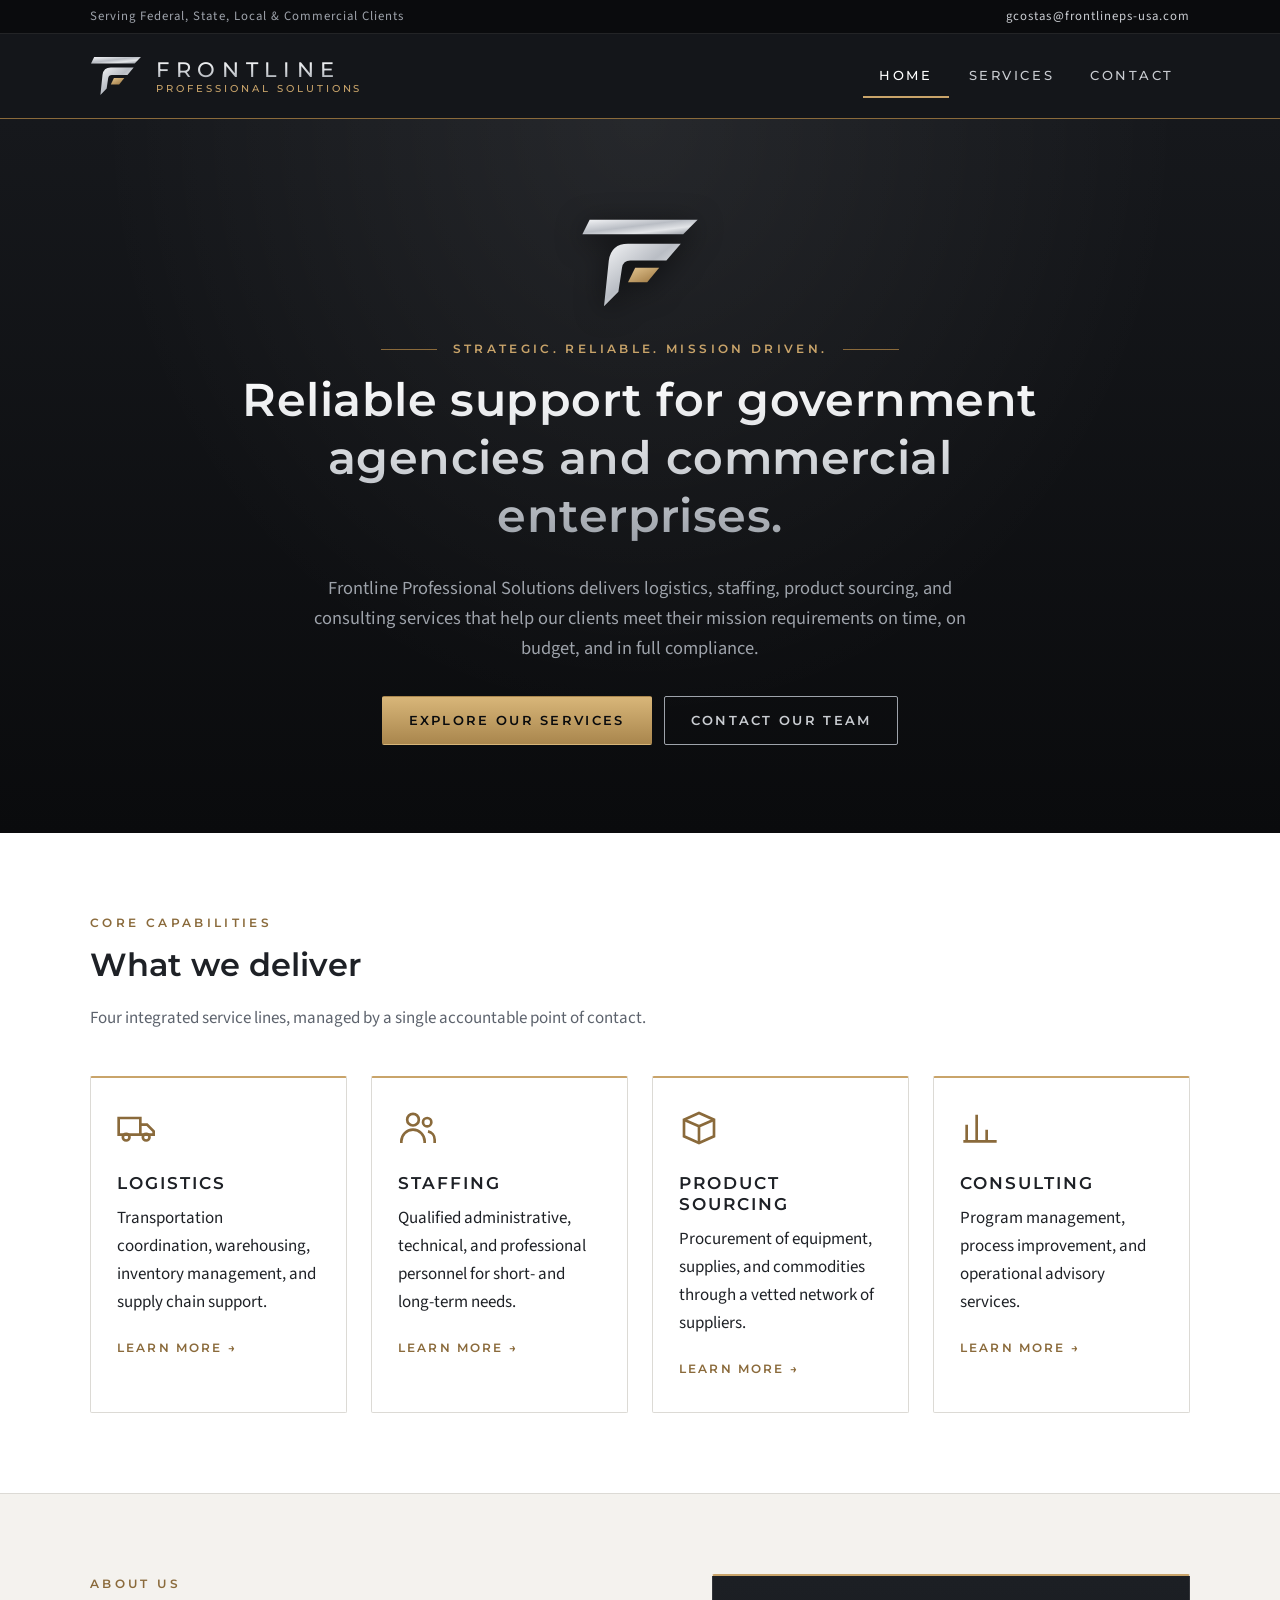
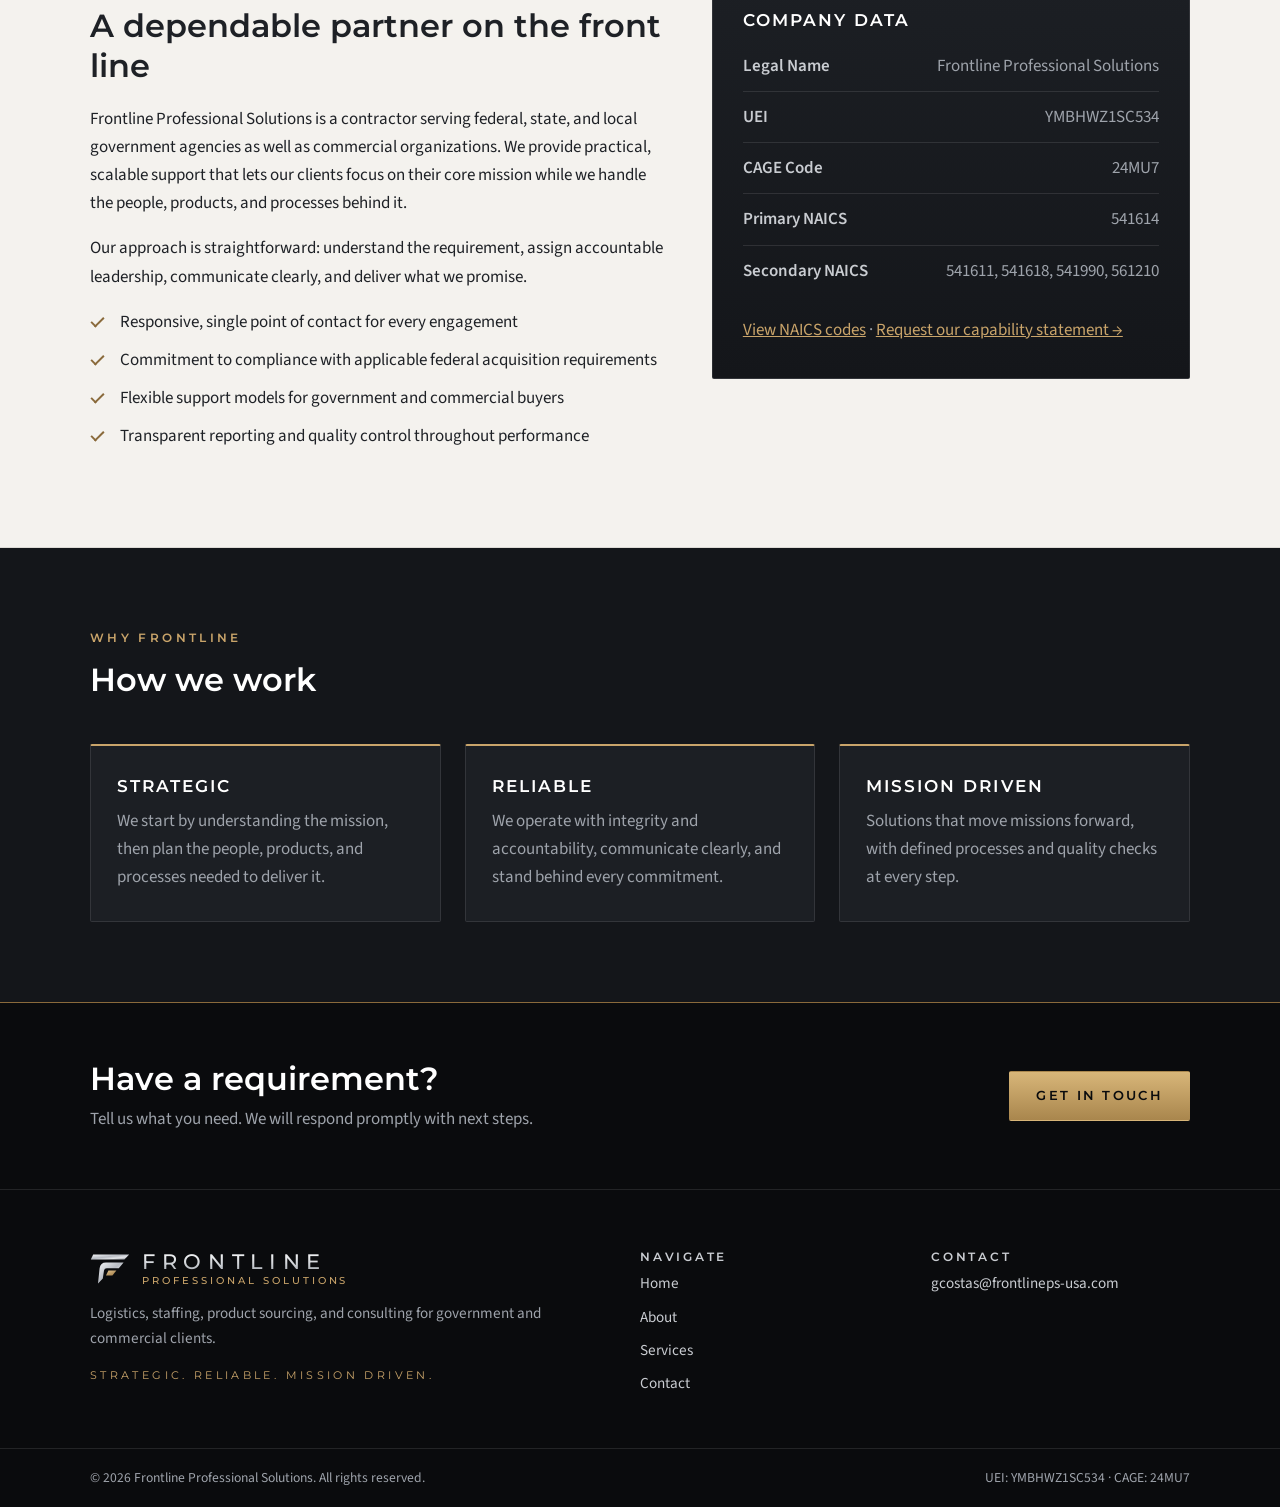
<file: index.html>
<!DOCTYPE html>
<html lang="en">
<head>
  <meta charset="utf-8">
  <meta name="viewport" content="width=device-width, initial-scale=1">
  <title>Frontline Professional Solutions | Government &amp; Commercial Contractor</title>
  <meta name="description" content="Frontline Professional Solutions is a government and commercial contractor providing logistics, staffing, product sourcing, and consulting services.">
  <link rel="preconnect" href="https://fonts.googleapis.com">
  <link rel="preconnect" href="https://fonts.gstatic.com" crossorigin>
  <link href="https://fonts.googleapis.com/css2?family=Montserrat:wght@500;600&family=Source+Sans+3:wght@400;600;700&display=swap" rel="stylesheet">
  <link rel="icon" href="images/logo-mark.svg" type="image/svg+xml">
  <link rel="stylesheet" href="css/styles.css">
</head>
<body>
  <a class="skip-link" href="#main">Skip to main content</a>

  <div class="topbar">
    <div class="container">
      <span>Serving Federal, State, Local &amp; Commercial Clients</span>
      <span class="hide-sm"><a href="mailto:gcostas@frontlineps-usa.com">gcostas@frontlineps-usa.com</a></span>
    </div>
  </div>

  <header class="site-header">
    <div class="container">
      <a class="brand" href="index.html" aria-label="Frontline Professional Solutions home">
        <img class="brand-logo" src="images/logo-mark.svg" alt="" width="52" height="42">
        <span class="brand-text">
          <span class="brand-name">FRONTLINE</span>
          <span class="brand-tag">Professional Solutions</span>
        </span>
      </a>
      <input type="checkbox" id="nav-toggle" class="nav-toggle" aria-label="Toggle navigation menu">
      <label for="nav-toggle" class="nav-toggle-label" aria-hidden="true"><span></span></label>
      <nav class="main-nav" aria-label="Main">
        <ul>
          <li><a href="index.html" aria-current="page">Home</a></li>
          <li><a href="services.html">Services</a></li>
          <li><a href="contact.html">Contact</a></li>
        </ul>
      </nav>
    </div>
  </header>

  <main id="main">
    <section class="hero">
      <div class="container">
        <img class="hero-logo" src="images/logo-mark.svg" alt="" width="120" height="96">
        <span class="eyebrow rule">Strategic. Reliable. Mission Driven.</span>
        <h1>Reliable support for government agencies and commercial enterprises.</h1>
        <p class="lead">Frontline Professional Solutions delivers logistics, staffing, product sourcing, and consulting services that help our clients meet their mission requirements on time, on budget, and in full compliance.</p>
        <div class="hero-actions">
          <a class="btn btn-primary" href="services.html">Explore Our Services</a>
          <a class="btn btn-outline" href="contact.html">Contact Our Team</a>
        </div>
      </div>
    </section>

    <section class="section" aria-labelledby="capabilities-heading">
      <div class="container">
        <div class="section-head">
          <span class="eyebrow">Core Capabilities</span>
          <h2 id="capabilities-heading">What we deliver</h2>
          <p>Four integrated service lines, managed by a single accountable point of contact.</p>
        </div>
        <div class="grid grid-4">
          <article class="card">
            <svg class="icon" viewBox="0 0 24 24" fill="none" stroke="currentColor" stroke-width="1.6" aria-hidden="true"><path d="M1 6h13v10H1zM14 10h4l4 4v2h-8z"/><circle cx="5.5" cy="17.5" r="2"/><circle cx="17.5" cy="17.5" r="2"/></svg>
            <h3>Logistics</h3>
            <p>Transportation coordination, warehousing, inventory management, and supply chain support.</p>
            <a class="card-link" href="services.html#logistics">Learn more &rarr;</a>
          </article>
          <article class="card">
            <svg class="icon" viewBox="0 0 24 24" fill="none" stroke="currentColor" stroke-width="1.6" aria-hidden="true"><circle cx="9" cy="7" r="3.5"/><path d="M2 21v-1a7 7 0 0 1 14 0v1"/><circle cx="17.5" cy="8.5" r="2.5"/><path d="M18 14a5 5 0 0 1 4 5v2"/></svg>
            <h3>Staffing</h3>
            <p>Qualified administrative, technical, and professional personnel for short- and long-term needs.</p>
            <a class="card-link" href="services.html#staffing">Learn more &rarr;</a>
          </article>
          <article class="card">
            <svg class="icon" viewBox="0 0 24 24" fill="none" stroke="currentColor" stroke-width="1.6" aria-hidden="true"><path d="M3 7l9-4 9 4v10l-9 4-9-4z"/><path d="M3 7l9 4 9-4M12 11v10"/></svg>
            <h3>Product Sourcing</h3>
            <p>Procurement of equipment, supplies, and commodities through a vetted network of suppliers.</p>
            <a class="card-link" href="services.html#sourcing">Learn more &rarr;</a>
          </article>
          <article class="card">
            <svg class="icon" viewBox="0 0 24 24" fill="none" stroke="currentColor" stroke-width="1.6" aria-hidden="true"><path d="M4 20V10M10 20V4M16 20v-7M22 20H2"/></svg>
            <h3>Consulting</h3>
            <p>Program management, process improvement, and operational advisory services.</p>
            <a class="card-link" href="services.html#consulting">Learn more &rarr;</a>
          </article>
        </div>
      </div>
    </section>

    <section class="section section-alt" id="about" aria-labelledby="about-heading">
      <div class="container split">
        <div>
          <span class="eyebrow">About Us</span>
          <h2 id="about-heading">A dependable partner on the front line</h2>
          <p>Frontline Professional Solutions is a contractor serving federal, state, and local government agencies as well as commercial organizations. We provide practical, scalable support that lets our clients focus on their core mission while we handle the people, products, and processes behind it.</p>
          <p>Our approach is straightforward: understand the requirement, assign accountable leadership, communicate clearly, and deliver what we promise.</p>
          <ul class="checklist">
            <li>Responsive, single point of contact for every engagement</li>
            <li>Commitment to compliance with applicable federal acquisition requirements</li>
            <li>Flexible support models for government and commercial buyers</li>
            <li>Transparent reporting and quality control throughout performance</li>
          </ul>
        </div>
        <aside class="info-panel" aria-labelledby="company-data-heading">
          <h3 id="company-data-heading">Company Data</h3>
          <dl class="data-list">
            <div><dt>Legal Name</dt><dd>Frontline Professional Solutions</dd></div>
            <div><dt>UEI</dt><dd>YMBHWZ1SC534</dd></div>
            <div><dt>CAGE Code</dt><dd>24MU7</dd></div>
            <div><dt>Primary NAICS</dt><dd>541614</dd></div>
            <div><dt>Secondary NAICS</dt><dd>541611, 541618, 541990, 561210</dd></div>
          </dl>
          <p style="margin-top:20px;margin-bottom:0;"><a href="services.html#naics">View NAICS codes</a> &middot; <a href="contact.html">Request our capability statement &rarr;</a></p>
        </aside>
      </div>
    </section>

    <section class="section section-dark" aria-labelledby="values-heading">
      <div class="container">
        <div class="section-head">
          <span class="eyebrow">Why Frontline</span>
          <h2 id="values-heading">How we work</h2>
        </div>
        <div class="grid grid-3">
          <div class="card">
            <h3>Strategic</h3>
            <p>We start by understanding the mission, then plan the people, products, and processes needed to deliver it.</p>
          </div>
          <div class="card">
            <h3>Reliable</h3>
            <p>We operate with integrity and accountability, communicate clearly, and stand behind every commitment.</p>
          </div>
          <div class="card">
            <h3>Mission Driven</h3>
            <p>Solutions that move missions forward, with defined processes and quality checks at every step.</p>
          </div>
        </div>
      </div>
    </section>

    <section class="cta">
      <div class="container">
        <div>
          <h2>Have a requirement?</h2>
          <p>Tell us what you need. We will respond promptly with next steps.</p>
        </div>
        <a class="btn btn-primary" href="contact.html">Get in Touch</a>
      </div>
    </section>
  </main>

  <footer class="site-footer">
    <div class="container footer-grid">
      <div>
        <div class="footer-brand">
          <img src="images/logo-mark.svg" alt="" width="40" height="32">
          <span class="brand-text">
            <span class="brand-name">FRONTLINE</span>
            <span class="brand-tag">Professional Solutions</span>
          </span>
        </div>
        <p>Logistics, staffing, product sourcing, and consulting for government and commercial clients.</p>
        <p class="footer-tagline">Strategic. Reliable. Mission Driven.</p>
      </div>
      <div>
        <h3>Navigate</h3>
        <ul>
          <li><a href="index.html">Home</a></li>
          <li><a href="index.html#about">About</a></li>
          <li><a href="services.html">Services</a></li>
          <li><a href="contact.html">Contact</a></li>
        </ul>
      </div>
      <div>
        <h3>Contact</h3>
        <ul>
          <li><a href="mailto:gcostas@frontlineps-usa.com">gcostas@frontlineps-usa.com</a></li>
        </ul>
      </div>
    </div>
    <div class="footer-bottom">
      <div class="container">
        <span>&copy; 2026 Frontline Professional Solutions. All rights reserved.</span>
        <span>UEI: YMBHWZ1SC534 &middot; CAGE: 24MU7</span>
      </div>
    </div>
  </footer>
</body>
</html>
</file>
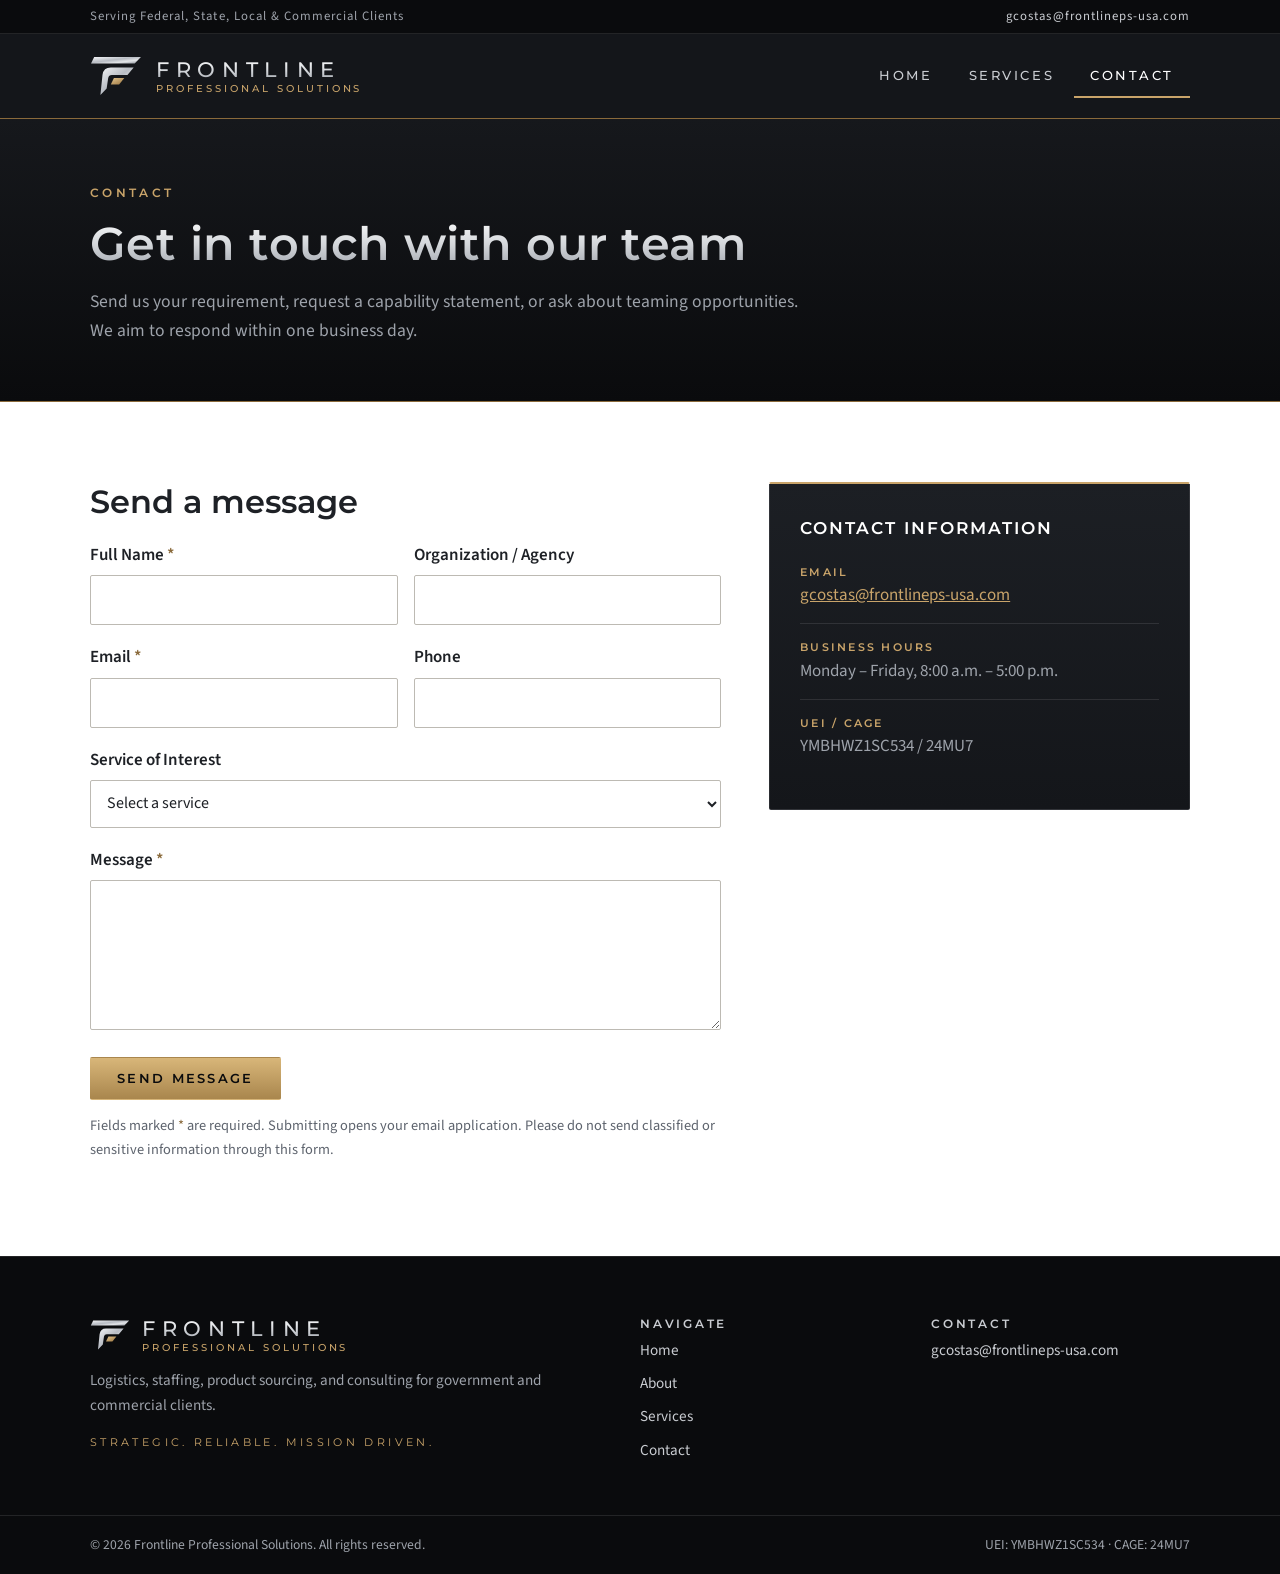
<file: contact.html>
<!DOCTYPE html>
<html lang="en">
<head>
  <meta charset="utf-8">
  <meta name="viewport" content="width=device-width, initial-scale=1">
  <title>Contact | Frontline Professional Solutions</title>
  <meta name="description" content="Contact Frontline Professional Solutions to discuss a requirement, request a capability statement, or explore teaming.">
  <link rel="preconnect" href="https://fonts.googleapis.com">
  <link rel="preconnect" href="https://fonts.gstatic.com" crossorigin>
  <link href="https://fonts.googleapis.com/css2?family=Montserrat:wght@500;600&family=Source+Sans+3:wght@400;600;700&display=swap" rel="stylesheet">
  <link rel="icon" href="images/logo-mark.svg" type="image/svg+xml">
  <link rel="stylesheet" href="css/styles.css">
</head>
<body>
  <a class="skip-link" href="#main">Skip to main content</a>

  <div class="topbar">
    <div class="container">
      <span>Serving Federal, State, Local &amp; Commercial Clients</span>
      <span class="hide-sm"><a href="mailto:gcostas@frontlineps-usa.com">gcostas@frontlineps-usa.com</a></span>
    </div>
  </div>

  <header class="site-header">
    <div class="container">
      <a class="brand" href="index.html" aria-label="Frontline Professional Solutions home">
        <img class="brand-logo" src="images/logo-mark.svg" alt="" width="52" height="42">
        <span class="brand-text">
          <span class="brand-name">FRONTLINE</span>
          <span class="brand-tag">Professional Solutions</span>
        </span>
      </a>
      <input type="checkbox" id="nav-toggle" class="nav-toggle" aria-label="Toggle navigation menu">
      <label for="nav-toggle" class="nav-toggle-label" aria-hidden="true"><span></span></label>
      <nav class="main-nav" aria-label="Main">
        <ul>
          <li><a href="index.html">Home</a></li>
          <li><a href="services.html">Services</a></li>
          <li><a href="contact.html" aria-current="page">Contact</a></li>
        </ul>
      </nav>
    </div>
  </header>

  <main id="main">
    <section class="page-hero">
      <div class="container">
        <span class="eyebrow">Contact</span>
        <h1>Get in touch with our team</h1>
        <p>Send us your requirement, request a capability statement, or ask about teaming opportunities. We aim to respond within one business day.</p>
      </div>
    </section>

    <section class="section">
      <div class="container contact-grid">
        <div>
          <h2>Send a message</h2>
          <form action="mailto:gcostas@frontlineps-usa.com" method="post" enctype="text/plain">
            <div class="form-row">
              <div class="field">
                <label for="name">Full Name <span class="req" aria-hidden="true">*</span></label>
                <input type="text" id="name" name="name" autocomplete="name" required>
              </div>
              <div class="field">
                <label for="organization">Organization / Agency</label>
                <input type="text" id="organization" name="organization" autocomplete="organization">
              </div>
            </div>
            <div class="form-row">
              <div class="field">
                <label for="email">Email <span class="req" aria-hidden="true">*</span></label>
                <input type="email" id="email" name="email" autocomplete="email" required>
              </div>
              <div class="field">
                <label for="phone">Phone</label>
                <input type="tel" id="phone" name="phone" autocomplete="tel">
              </div>
            </div>
            <div class="field">
              <label for="service">Service of Interest</label>
              <select id="service" name="service">
                <option value="">Select a service</option>
                <option>Logistics</option>
                <option>Staffing</option>
                <option>Product Sourcing</option>
                <option>Consulting</option>
                <option>Teaming / Subcontracting</option>
                <option>Other</option>
              </select>
            </div>
            <div class="field">
              <label for="message">Message <span class="req" aria-hidden="true">*</span></label>
              <textarea id="message" name="message" required></textarea>
            </div>
            <button type="submit" class="btn btn-primary">Send Message</button>
            <p class="form-note" style="margin-top:14px;">Fields marked <span class="req">*</span> are required. Submitting opens your email application. Please do not send classified or sensitive information through this form.</p>
          </form>
        </div>

        <aside class="info-panel" aria-labelledby="contact-info-heading">
          <h3 id="contact-info-heading">Contact Information</h3>
          <ul class="contact-list">
            <li><strong>Email</strong><a href="mailto:gcostas@frontlineps-usa.com">gcostas@frontlineps-usa.com</a></li>
            <li><strong>Business Hours</strong>Monday &ndash; Friday, 8:00 a.m. &ndash; 5:00 p.m.</li>
            <li><strong>UEI / CAGE</strong>YMBHWZ1SC534 / 24MU7</li>
          </ul>
        </aside>
      </div>
    </section>
  </main>

  <footer class="site-footer">
    <div class="container footer-grid">
      <div>
        <div class="footer-brand">
          <img src="images/logo-mark.svg" alt="" width="40" height="32">
          <span class="brand-text">
            <span class="brand-name">FRONTLINE</span>
            <span class="brand-tag">Professional Solutions</span>
          </span>
        </div>
        <p>Logistics, staffing, product sourcing, and consulting for government and commercial clients.</p>
        <p class="footer-tagline">Strategic. Reliable. Mission Driven.</p>
      </div>
      <div>
        <h3>Navigate</h3>
        <ul>
          <li><a href="index.html">Home</a></li>
          <li><a href="index.html#about">About</a></li>
          <li><a href="services.html">Services</a></li>
          <li><a href="contact.html">Contact</a></li>
        </ul>
      </div>
      <div>
        <h3>Contact</h3>
        <ul>
          <li><a href="mailto:gcostas@frontlineps-usa.com">gcostas@frontlineps-usa.com</a></li>
        </ul>
      </div>
    </div>
    <div class="footer-bottom">
      <div class="container">
        <span>&copy; 2026 Frontline Professional Solutions. All rights reserved.</span>
        <span>UEI: YMBHWZ1SC534 &middot; CAGE: 24MU7</span>
      </div>
    </div>
  </footer>
</body>
</html>
</file>
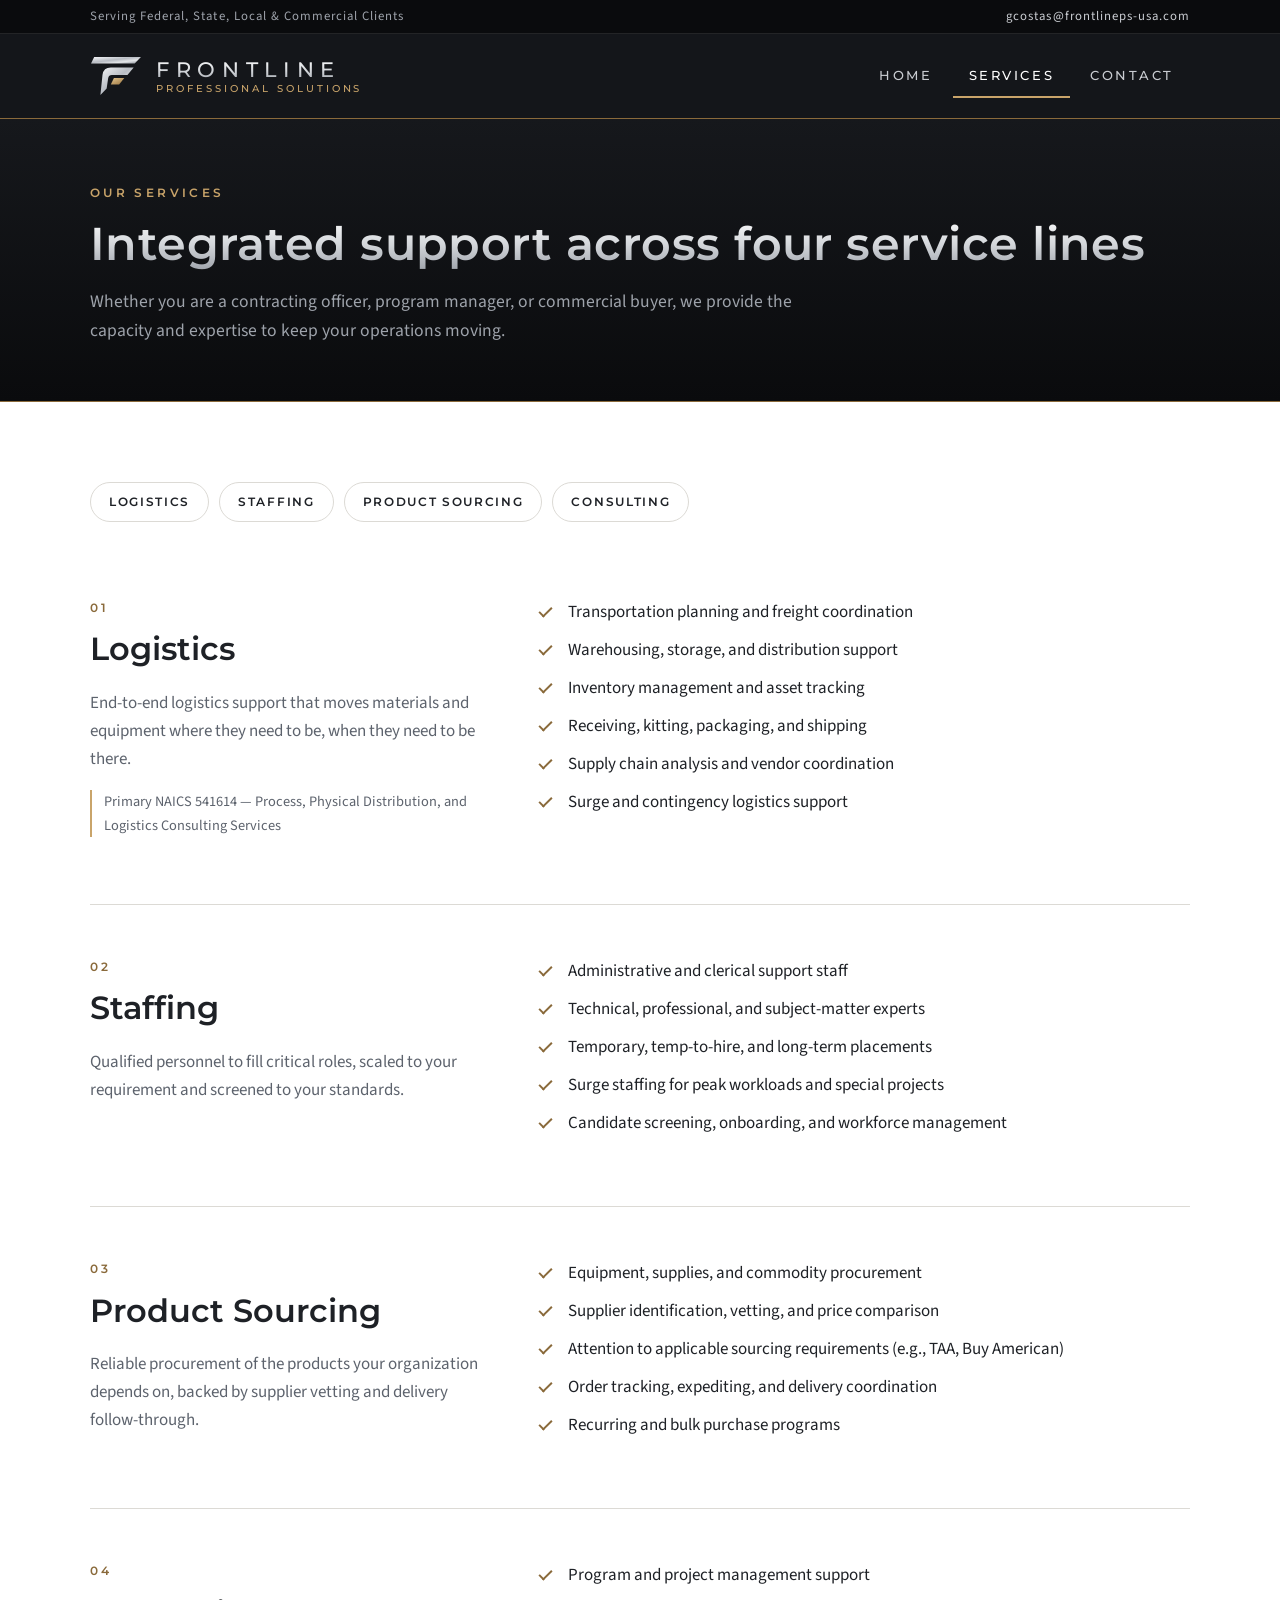
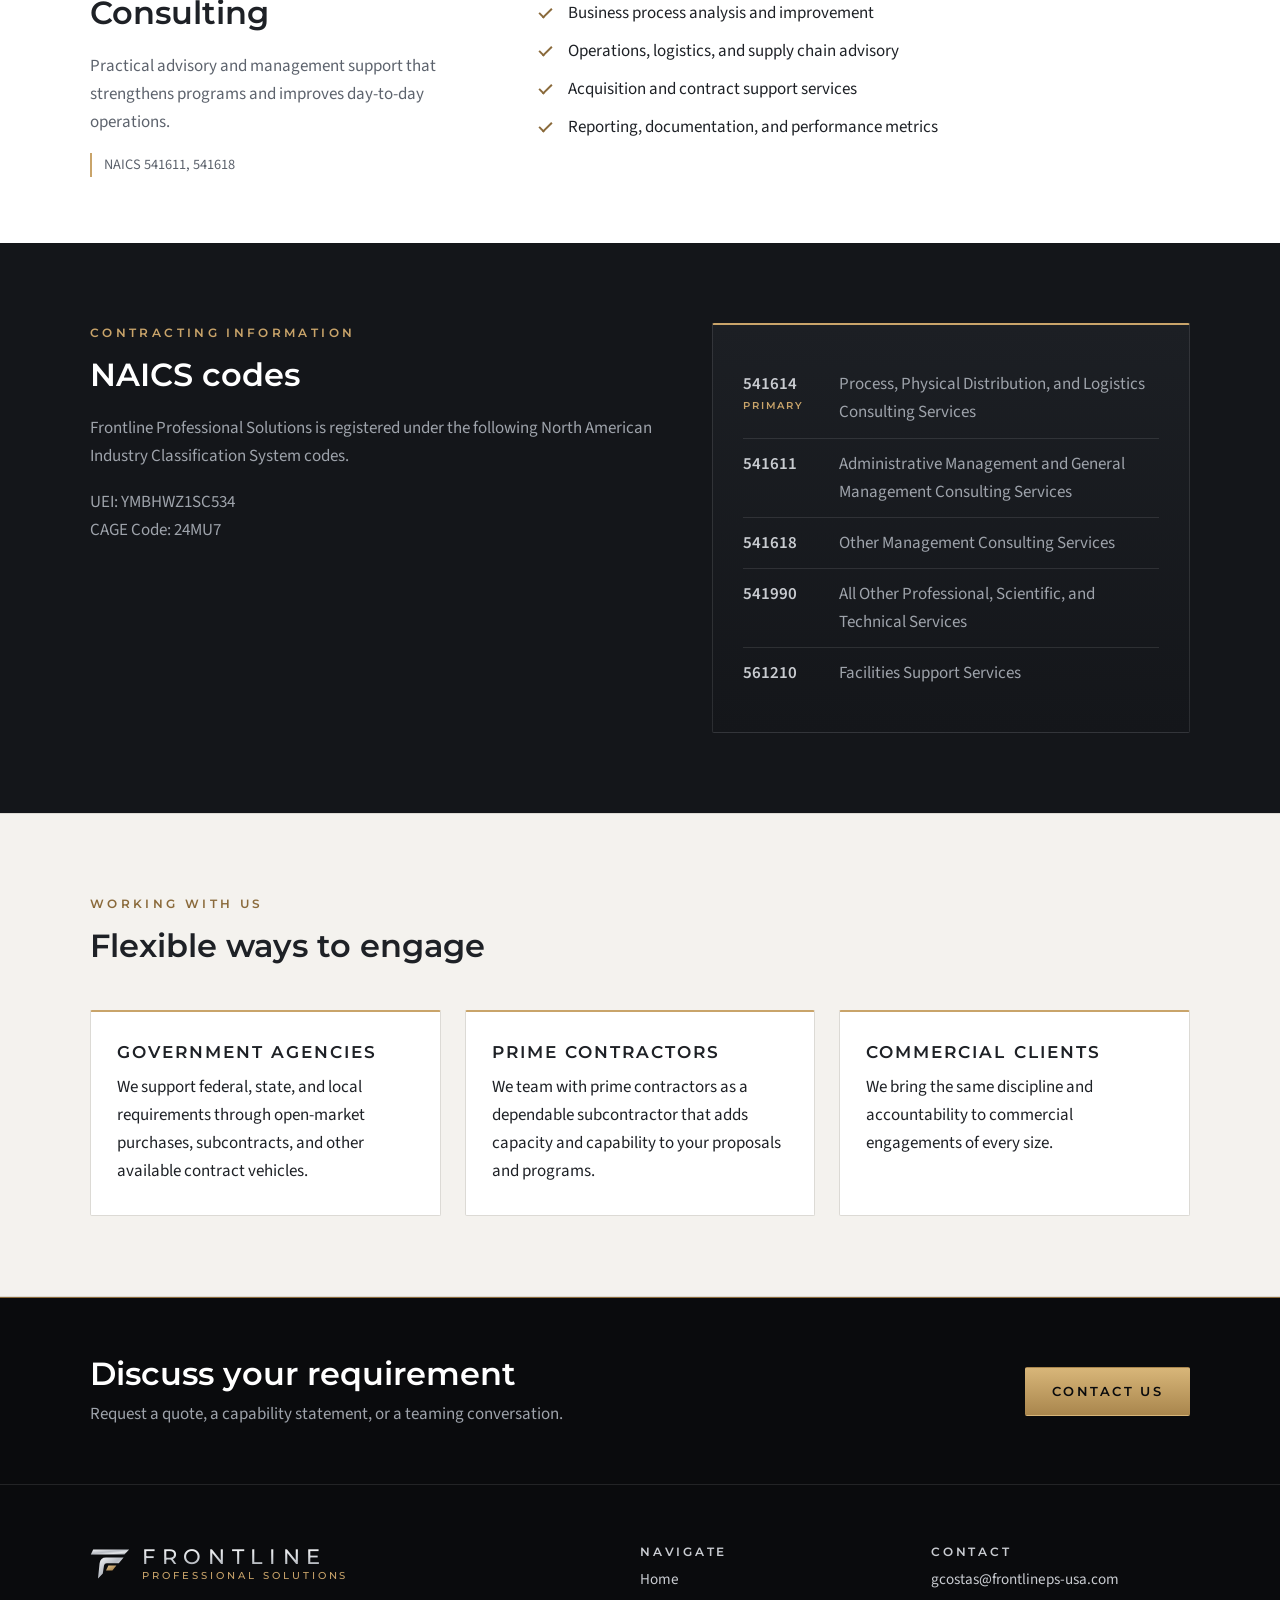
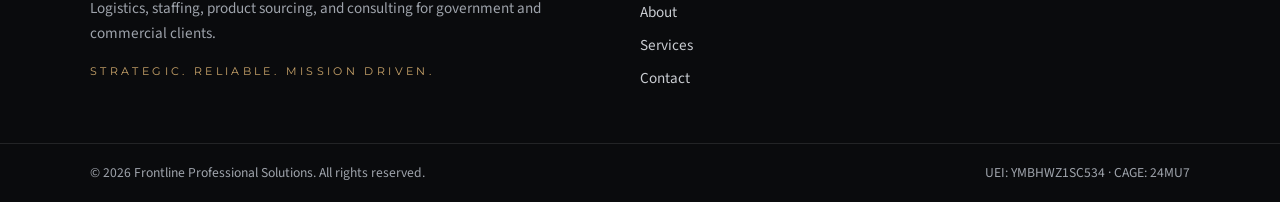
<file: services.html>
<!DOCTYPE html>
<html lang="en">
<head>
  <meta charset="utf-8">
  <meta name="viewport" content="width=device-width, initial-scale=1">
  <title>Services | Frontline Professional Solutions</title>
  <meta name="description" content="Logistics, staffing, product sourcing, and consulting services for government and commercial clients.">
  <link rel="preconnect" href="https://fonts.googleapis.com">
  <link rel="preconnect" href="https://fonts.gstatic.com" crossorigin>
  <link href="https://fonts.googleapis.com/css2?family=Montserrat:wght@500;600&family=Source+Sans+3:wght@400;600;700&display=swap" rel="stylesheet">
  <link rel="icon" href="images/logo-mark.svg" type="image/svg+xml">
  <link rel="stylesheet" href="css/styles.css">
</head>
<body>
  <a class="skip-link" href="#main">Skip to main content</a>

  <div class="topbar">
    <div class="container">
      <span>Serving Federal, State, Local &amp; Commercial Clients</span>
      <span class="hide-sm"><a href="mailto:gcostas@frontlineps-usa.com">gcostas@frontlineps-usa.com</a></span>
    </div>
  </div>

  <header class="site-header">
    <div class="container">
      <a class="brand" href="index.html" aria-label="Frontline Professional Solutions home">
        <img class="brand-logo" src="images/logo-mark.svg" alt="" width="52" height="42">
        <span class="brand-text">
          <span class="brand-name">FRONTLINE</span>
          <span class="brand-tag">Professional Solutions</span>
        </span>
      </a>
      <input type="checkbox" id="nav-toggle" class="nav-toggle" aria-label="Toggle navigation menu">
      <label for="nav-toggle" class="nav-toggle-label" aria-hidden="true"><span></span></label>
      <nav class="main-nav" aria-label="Main">
        <ul>
          <li><a href="index.html">Home</a></li>
          <li><a href="services.html" aria-current="page">Services</a></li>
          <li><a href="contact.html">Contact</a></li>
        </ul>
      </nav>
    </div>
  </header>

  <main id="main">
    <section class="page-hero">
      <div class="container">
        <span class="eyebrow">Our Services</span>
        <h1>Integrated support across four service lines</h1>
        <p>Whether you are a contracting officer, program manager, or commercial buyer, we provide the capacity and expertise to keep your operations moving.</p>
      </div>
    </section>

    <section class="section" style="padding-bottom:24px;">
      <div class="container">
        <ul class="subnav" aria-label="Jump to service">
          <li><a href="#logistics">Logistics</a></li>
          <li><a href="#staffing">Staffing</a></li>
          <li><a href="#sourcing">Product Sourcing</a></li>
          <li><a href="#consulting">Consulting</a></li>
        </ul>
      </div>
    </section>

    <div class="container">
      <section class="service" id="logistics" aria-labelledby="logistics-heading">
        <div class="service-intro">
          <span class="eyebrow">01</span>
          <h2 id="logistics-heading">Logistics</h2>
          <p>End-to-end logistics support that moves materials and equipment where they need to be, when they need to be there.</p>
          <p class="naics">Primary NAICS 541614 &mdash; Process, Physical Distribution, and Logistics Consulting Services</p>
        </div>
        <div>
          <ul class="checklist">
            <li>Transportation planning and freight coordination</li>
            <li>Warehousing, storage, and distribution support</li>
            <li>Inventory management and asset tracking</li>
            <li>Receiving, kitting, packaging, and shipping</li>
            <li>Supply chain analysis and vendor coordination</li>
            <li>Surge and contingency logistics support</li>
          </ul>
        </div>
      </section>

      <section class="service" id="staffing" aria-labelledby="staffing-heading">
        <div class="service-intro">
          <span class="eyebrow">02</span>
          <h2 id="staffing-heading">Staffing</h2>
          <p>Qualified personnel to fill critical roles, scaled to your requirement and screened to your standards.</p>
        </div>
        <div>
          <ul class="checklist">
            <li>Administrative and clerical support staff</li>
            <li>Technical, professional, and subject-matter experts</li>
            <li>Temporary, temp-to-hire, and long-term placements</li>
            <li>Surge staffing for peak workloads and special projects</li>
            <li>Candidate screening, onboarding, and workforce management</li>
          </ul>
        </div>
      </section>

      <section class="service" id="sourcing" aria-labelledby="sourcing-heading">
        <div class="service-intro">
          <span class="eyebrow">03</span>
          <h2 id="sourcing-heading">Product Sourcing</h2>
          <p>Reliable procurement of the products your organization depends on, backed by supplier vetting and delivery follow-through.</p>
        </div>
        <div>
          <ul class="checklist">
            <li>Equipment, supplies, and commodity procurement</li>
            <li>Supplier identification, vetting, and price comparison</li>
            <li>Attention to applicable sourcing requirements (e.g., TAA, Buy American)</li>
            <li>Order tracking, expediting, and delivery coordination</li>
            <li>Recurring and bulk purchase programs</li>
          </ul>
        </div>
      </section>

      <section class="service" id="consulting" aria-labelledby="consulting-heading">
        <div class="service-intro">
          <span class="eyebrow">04</span>
          <h2 id="consulting-heading">Consulting</h2>
          <p>Practical advisory and management support that strengthens programs and improves day-to-day operations.</p>
          <p class="naics">NAICS 541611, 541618</p>
        </div>
        <div>
          <ul class="checklist">
            <li>Program and project management support</li>
            <li>Business process analysis and improvement</li>
            <li>Operations, logistics, and supply chain advisory</li>
            <li>Acquisition and contract support services</li>
            <li>Reporting, documentation, and performance metrics</li>
          </ul>
        </div>
      </section>
    </div>

    <section class="section section-dark" id="naics" aria-labelledby="naics-heading">
      <div class="container split">
        <div>
          <span class="eyebrow">Contracting Information</span>
          <h2 id="naics-heading">NAICS codes</h2>
          <p>Frontline Professional Solutions is registered under the following North American Industry Classification System codes.</p>
          <p>UEI: YMBHWZ1SC534<br>CAGE Code: 24MU7</p>
        </div>
        <div class="info-panel">
          <dl class="data-list naics-list">
            <div><dt>541614 <span class="naics-tag">Primary</span></dt><dd>Process, Physical Distribution, and Logistics Consulting Services</dd></div>
            <div><dt>541611</dt><dd>Administrative Management and General Management Consulting Services</dd></div>
            <div><dt>541618</dt><dd>Other Management Consulting Services</dd></div>
            <div><dt>541990</dt><dd>All Other Professional, Scientific, and Technical Services</dd></div>
            <div><dt>561210</dt><dd>Facilities Support Services</dd></div>
          </dl>
        </div>
      </div>
    </section>

    <section class="section section-alt" aria-labelledby="buy-heading">
      <div class="container">
        <div class="section-head">
          <span class="eyebrow">Working With Us</span>
          <h2 id="buy-heading">Flexible ways to engage</h2>
        </div>
        <div class="grid grid-3">
          <div class="card">
            <h3>Government Agencies</h3>
            <p>We support federal, state, and local requirements through open-market purchases, subcontracts, and other available contract vehicles.</p>
          </div>
          <div class="card">
            <h3>Prime Contractors</h3>
            <p>We team with prime contractors as a dependable subcontractor that adds capacity and capability to your proposals and programs.</p>
          </div>
          <div class="card">
            <h3>Commercial Clients</h3>
            <p>We bring the same discipline and accountability to commercial engagements of every size.</p>
          </div>
        </div>
      </div>
    </section>

    <section class="cta">
      <div class="container">
        <div>
          <h2>Discuss your requirement</h2>
          <p>Request a quote, a capability statement, or a teaming conversation.</p>
        </div>
        <a class="btn btn-primary" href="contact.html">Contact Us</a>
      </div>
    </section>
  </main>

  <footer class="site-footer">
    <div class="container footer-grid">
      <div>
        <div class="footer-brand">
          <img src="images/logo-mark.svg" alt="" width="40" height="32">
          <span class="brand-text">
            <span class="brand-name">FRONTLINE</span>
            <span class="brand-tag">Professional Solutions</span>
          </span>
        </div>
        <p>Logistics, staffing, product sourcing, and consulting for government and commercial clients.</p>
        <p class="footer-tagline">Strategic. Reliable. Mission Driven.</p>
      </div>
      <div>
        <h3>Navigate</h3>
        <ul>
          <li><a href="index.html">Home</a></li>
          <li><a href="index.html#about">About</a></li>
          <li><a href="services.html">Services</a></li>
          <li><a href="contact.html">Contact</a></li>
        </ul>
      </div>
      <div>
        <h3>Contact</h3>
        <ul>
          <li><a href="mailto:gcostas@frontlineps-usa.com">gcostas@frontlineps-usa.com</a></li>
        </ul>
      </div>
    </div>
    <div class="footer-bottom">
      <div class="container">
        <span>&copy; 2026 Frontline Professional Solutions. All rights reserved.</span>
        <span>UEI: YMBHWZ1SC534 &middot; CAGE: 24MU7</span>
      </div>
    </div>
  </footer>
</body>
</html>
</file>
<file: css/styles.css>
/* Frontline Professional Solutions — site styles
   Brand: black / charcoal, brushed silver, muted gold. */

:root {
  --black: #0a0b0d;
  --charcoal: #14161a;
  --panel: #1c1f24;
  --panel-line: rgba(255, 255, 255, 0.1);
  --gold: #c9a46a;
  --gold-dark: #8a6a3b;
  --silver: #c9ccd1;
  --silver-dim: #9ea3ab;
  --ink: #1e2126;
  --muted: #5d636d;
  --line: #dcdad5;
  --bg: #ffffff;
  --bg-alt: #f4f2ee;
  --max: 1140px;
  --radius: 2px;
  --font: "Source Sans 3", "Segoe UI", Roboto, Helvetica, Arial, sans-serif;
  --font-head: "Montserrat", "Segoe UI", Helvetica, Arial, sans-serif;
  --silver-text: linear-gradient(180deg, #ffffff 0%, #d4d7db 50%, #9a9fa7 100%);
}

*,
*::before,
*::after {
  box-sizing: border-box;
}

html {
  -webkit-text-size-adjust: 100%;
}

body {
  margin: 0;
  font-family: var(--font);
  font-size: 1.0625rem;
  line-height: 1.65;
  color: var(--ink);
  background: var(--bg);
}

img {
  max-width: 100%;
  height: auto;
}

a {
  color: var(--gold-dark);
}

a:hover,
a:focus {
  color: var(--ink);
}

h1,
h2,
h3 {
  font-family: var(--font-head);
  font-weight: 600;
  color: var(--ink);
  line-height: 1.25;
  margin: 0 0 0.6em;
}

h1 { font-size: clamp(1.9rem, 4.2vw, 2.9rem); letter-spacing: 0.01em; }
h2 { font-size: clamp(1.45rem, 3vw, 2rem); }
h3 { font-size: 1.05rem; text-transform: uppercase; letter-spacing: 0.12em; }

p { margin: 0 0 1em; }

.container {
  width: 100%;
  max-width: var(--max);
  margin: 0 auto;
  padding: 0 20px;
}

.skip-link {
  position: absolute;
  left: -9999px;
  top: 0;
  background: var(--gold);
  color: var(--black);
  padding: 8px 14px;
  z-index: 100;
}

.skip-link:focus {
  left: 10px;
  top: 10px;
}

.eyebrow {
  display: block;
  font-family: var(--font-head);
  font-size: 0.75rem;
  font-weight: 600;
  text-transform: uppercase;
  letter-spacing: 0.28em;
  color: var(--gold-dark);
  margin-bottom: 12px;
}

/* ---------- Top bar & header ---------- */

.topbar {
  background: var(--black);
  color: var(--silver-dim);
  font-size: 0.8rem;
  letter-spacing: 0.08em;
  border-bottom: 1px solid var(--panel-line);
}

.topbar .container {
  display: flex;
  flex-wrap: wrap;
  justify-content: space-between;
  gap: 4px 20px;
  padding-top: 6px;
  padding-bottom: 6px;
}

.topbar a {
  color: var(--silver);
  text-decoration: none;
}

.topbar a:hover,
.topbar a:focus {
  color: var(--gold);
}

.site-header {
  background: var(--charcoal);
  border-bottom: 1px solid var(--gold-dark);
  position: relative;
}

.site-header .container {
  display: flex;
  align-items: center;
  justify-content: space-between;
  min-height: 84px;
}

.brand {
  display: flex;
  align-items: center;
  gap: 14px;
  text-decoration: none;
}

.brand-logo {
  width: 52px;
  height: auto;
  flex-shrink: 0;
}

.brand-text {
  display: flex;
  flex-direction: column;
  line-height: 1.2;
}

.brand-name {
  font-family: var(--font-head);
  font-weight: 500;
  font-size: 1.3rem;
  letter-spacing: 0.32em;
  color: var(--silver);
  background: var(--silver-text);
  -webkit-background-clip: text;
  background-clip: text;
  -webkit-text-fill-color: transparent;
}

.brand-tag {
  font-family: var(--font-head);
  font-size: 0.62rem;
  font-weight: 500;
  color: var(--gold);
  text-transform: uppercase;
  letter-spacing: 0.3em;
}

/* CSS-only mobile menu toggle */
.nav-toggle {
  position: absolute;
  top: 0;
  left: 0;
  width: 1px;
  height: 1px;
  margin: 0;
  opacity: 0;
  pointer-events: none;
}

.nav-toggle-label {
  display: none;
  cursor: pointer;
  padding: 12px 10px;
  border: 1px solid var(--panel-line);
  border-radius: var(--radius);
}

.nav-toggle-label span,
.nav-toggle-label span::before,
.nav-toggle-label span::after {
  display: block;
  width: 24px;
  height: 2px;
  background: var(--silver);
  position: relative;
}

.nav-toggle-label span::before,
.nav-toggle-label span::after {
  content: "";
  position: absolute;
}

.nav-toggle-label span::before { top: -7px; }
.nav-toggle-label span::after { top: 7px; }

.nav-toggle:focus-visible + .nav-toggle-label {
  outline: 2px solid var(--gold);
  outline-offset: 2px;
}

.main-nav ul {
  list-style: none;
  margin: 0;
  padding: 0;
  display: flex;
  gap: 4px;
}

.main-nav a {
  display: block;
  padding: 10px 16px;
  font-family: var(--font-head);
  font-size: 0.8rem;
  font-weight: 500;
  text-transform: uppercase;
  letter-spacing: 0.2em;
  color: var(--silver);
  text-decoration: none;
  border-bottom: 2px solid transparent;
}

.main-nav a:hover,
.main-nav a:focus {
  color: #fff;
  border-bottom-color: var(--gold-dark);
}

.main-nav a[aria-current="page"] {
  color: #fff;
  border-bottom-color: var(--gold);
}

/* ---------- Buttons ---------- */

.btn {
  display: inline-block;
  padding: 13px 26px;
  font-family: var(--font-head);
  font-size: 0.8rem;
  font-weight: 600;
  text-transform: uppercase;
  letter-spacing: 0.18em;
  text-decoration: none;
  border-radius: var(--radius);
  border: 1px solid transparent;
  cursor: pointer;
}

.btn-primary {
  background: linear-gradient(180deg, #d8b679 0%, #a9864d 100%);
  color: var(--black);
}

.btn-primary:hover,
.btn-primary:focus {
  background: linear-gradient(180deg, #e4c58c 0%, #b8935a 100%);
  color: var(--black);
}

.btn-outline {
  border-color: var(--silver-dim);
  color: var(--silver);
}

.btn-outline:hover,
.btn-outline:focus {
  border-color: var(--gold);
  color: var(--gold);
}

/* ---------- Hero ---------- */

.hero {
  background:
    radial-gradient(ellipse at 50% 0%, rgba(255, 255, 255, 0.07) 0%, rgba(255, 255, 255, 0) 60%),
    linear-gradient(180deg, #16181c 0%, var(--black) 100%);
  color: var(--silver);
  padding: 96px 0 88px;
  text-align: center;
}

.hero-logo {
  width: 120px;
  margin: 0 auto 28px;
  display: block;
  filter: drop-shadow(0 6px 14px rgba(0, 0, 0, 0.6));
}

.hero h1 {
  max-width: 820px;
  margin-left: auto;
  margin-right: auto;
  background: var(--silver-text);
  -webkit-background-clip: text;
  background-clip: text;
  -webkit-text-fill-color: transparent;
  color: #fff;
}

.hero .eyebrow {
  color: var(--gold);
}

.rule {
  display: flex;
  align-items: center;
  justify-content: center;
  gap: 16px;
}

.rule::before,
.rule::after {
  content: "";
  width: 56px;
  height: 1px;
  background: var(--gold-dark);
}

.hero p.lead {
  font-size: 1.15rem;
  max-width: 680px;
  margin: 0 auto;
  color: var(--silver-dim);
}

.hero-actions {
  display: flex;
  flex-wrap: wrap;
  justify-content: center;
  gap: 12px;
  margin-top: 32px;
}

.page-hero {
  background: linear-gradient(180deg, #16181c 0%, var(--black) 100%);
  padding: 64px 0 56px;
  border-bottom: 1px solid var(--gold-dark);
}

.page-hero .eyebrow {
  color: var(--gold);
}

.page-hero h1 {
  margin-bottom: 0.3em;
  background: var(--silver-text);
  -webkit-background-clip: text;
  background-clip: text;
  -webkit-text-fill-color: transparent;
  color: #fff;
}

.page-hero p {
  color: var(--silver-dim);
  max-width: 720px;
  margin: 0;
  font-size: 1.1rem;
}

/* ---------- Sections ---------- */

.section {
  padding: 80px 0;
}

.section-alt {
  background: var(--bg-alt);
  border-top: 1px solid var(--line);
  border-bottom: 1px solid var(--line);
}

.section-dark {
  background: var(--charcoal);
  color: var(--silver-dim);
}

.section-dark h2,
.section-dark h3 {
  color: #fff;
}

.section-dark .eyebrow {
  color: var(--gold);
}

.section-head {
  max-width: 720px;
  margin-bottom: 44px;
}

.section-head p {
  color: var(--muted);
}

.section-dark .section-head p {
  color: var(--silver-dim);
}

.grid {
  display: grid;
  gap: 24px;
}

.grid-2 { grid-template-columns: repeat(2, 1fr); }
.grid-3 { grid-template-columns: repeat(3, 1fr); }
.grid-4 { grid-template-columns: repeat(4, 1fr); }

.card {
  background: #fff;
  border: 1px solid var(--line);
  border-top: 2px solid var(--gold);
  border-radius: var(--radius);
  padding: 30px 26px;
}

.section-dark .card {
  background: var(--panel);
  border-color: var(--panel-line);
  border-top-color: var(--gold);
}

.card p:last-child {
  margin-bottom: 0;
}

.card .card-link {
  font-family: var(--font-head);
  font-size: 0.75rem;
  font-weight: 600;
  text-transform: uppercase;
  letter-spacing: 0.18em;
  text-decoration: none;
}

.icon {
  width: 40px;
  height: 40px;
  color: var(--gold-dark);
  margin-bottom: 16px;
}

.split {
  display: grid;
  grid-template-columns: 1.2fr 1fr;
  gap: 48px;
  align-items: start;
}

.checklist {
  list-style: none;
  padding: 0;
  margin: 0 0 1em;
}

.checklist li {
  position: relative;
  padding-left: 30px;
  margin-bottom: 10px;
}

.checklist li::before {
  content: "";
  position: absolute;
  left: 4px;
  top: 6px;
  width: 7px;
  height: 13px;
  border: solid var(--gold-dark);
  border-width: 0 2px 2px 0;
  transform: rotate(45deg);
}

.info-panel {
  background: linear-gradient(180deg, var(--panel) 0%, var(--charcoal) 100%);
  color: var(--silver-dim);
  padding: 34px 30px;
  border-radius: var(--radius);
  border: 1px solid var(--panel-line);
  border-top: 2px solid var(--gold);
}

.info-panel h3 {
  color: #fff;
}

.info-panel a {
  color: var(--gold);
}

.info-panel a:hover,
.info-panel a:focus {
  color: #fff;
}

.data-list {
  margin: 0;
}

.data-list div {
  display: flex;
  justify-content: space-between;
  gap: 16px;
  padding: 11px 0;
  border-bottom: 1px solid var(--panel-line);
}

.data-list div:last-child {
  border-bottom: 0;
}

.data-list dt {
  font-weight: 600;
  color: var(--silver);
}

.data-list dd {
  margin: 0;
  text-align: right;
}

.naics-list dt {
  flex: 0 0 80px;
}

.naics-list dd {
  flex: 1;
  text-align: left;
}

.naics-tag {
  display: block;
  font-family: var(--font-head);
  font-size: 0.6rem;
  font-weight: 600;
  letter-spacing: 0.2em;
  text-transform: uppercase;
  color: var(--gold);
}

/* ---------- Services page ---------- */

.service {
  display: grid;
  grid-template-columns: 1fr 1.6fr;
  gap: 40px;
  padding: 52px 0;
  border-bottom: 1px solid var(--line);
  scroll-margin-top: 20px;
}

.service:last-child {
  border-bottom: 0;
}

.service-intro p {
  color: var(--muted);
}

.naics {
  font-size: 0.9rem;
  color: var(--muted);
  border-left: 2px solid var(--gold);
  padding-left: 12px;
}

.subnav {
  display: flex;
  flex-wrap: wrap;
  gap: 10px;
  margin: 0;
  padding: 0;
  list-style: none;
}

.subnav a {
  display: inline-block;
  padding: 9px 18px;
  border: 1px solid var(--line);
  border-radius: 999px;
  text-decoration: none;
  font-family: var(--font-head);
  font-size: 0.75rem;
  font-weight: 600;
  text-transform: uppercase;
  letter-spacing: 0.14em;
  color: var(--ink);
  background: #fff;
}

.subnav a:hover,
.subnav a:focus {
  border-color: var(--gold);
  color: var(--gold-dark);
}

/* ---------- CTA band ---------- */

.cta {
  background: var(--black);
  border-top: 1px solid var(--gold-dark);
  padding: 56px 0;
}

.cta .container {
  display: flex;
  flex-wrap: wrap;
  align-items: center;
  justify-content: space-between;
  gap: 20px;
}

.cta h2 {
  color: #fff;
  margin: 0 0 0.2em;
}

.cta p {
  margin: 0;
  color: var(--silver-dim);
}

/* ---------- Contact ---------- */

.contact-grid {
  display: grid;
  grid-template-columns: 1.5fr 1fr;
  gap: 48px;
  align-items: start;
}

.form-row {
  display: grid;
  grid-template-columns: 1fr 1fr;
  gap: 16px;
}

.field {
  margin-bottom: 18px;
}

label {
  display: block;
  font-weight: 600;
  margin-bottom: 6px;
  color: var(--ink);
}

.req {
  color: var(--gold-dark);
}

input,
select,
textarea {
  width: 100%;
  padding: 11px 12px;
  font: inherit;
  font-size: 1rem;
  color: var(--ink);
  background: #fff;
  border: 1px solid #bdbab3;
  border-radius: var(--radius);
}

input:focus,
select:focus,
textarea:focus {
  outline: 2px solid var(--gold);
  outline-offset: 0;
  border-color: var(--gold-dark);
}

textarea {
  min-height: 150px;
  resize: vertical;
}

.form-note {
  font-size: 0.9rem;
  color: var(--muted);
}

.contact-list {
  list-style: none;
  padding: 0;
  margin: 0;
}

.contact-list li {
  padding: 14px 0;
  border-bottom: 1px solid var(--panel-line);
  overflow-wrap: anywhere;
}

.contact-list li:last-child {
  border-bottom: 0;
}

.contact-list strong {
  display: block;
  font-family: var(--font-head);
  font-size: 0.7rem;
  font-weight: 600;
  color: var(--gold);
  text-transform: uppercase;
  letter-spacing: 0.2em;
}

/* ---------- Footer ---------- */

.site-footer {
  background: var(--black);
  color: var(--silver-dim);
  padding: 60px 0 0;
  font-size: 0.95rem;
  border-top: 1px solid var(--panel-line);
}

.site-footer h3 {
  color: var(--silver);
  font-size: 0.72rem;
  letter-spacing: 0.24em;
}

.site-footer a {
  color: var(--silver);
  text-decoration: none;
}

.site-footer a:hover,
.site-footer a:focus {
  color: var(--gold);
}

.footer-brand {
  display: flex;
  align-items: center;
  gap: 12px;
  margin-bottom: 14px;
}

.footer-brand img {
  width: 40px;
}

.footer-grid {
  display: grid;
  grid-template-columns: 2fr 1fr 1fr;
  gap: 32px;
  padding-bottom: 44px;
}

.footer-grid ul {
  list-style: none;
  padding: 0;
  margin: 0;
}

.footer-grid li {
  margin-bottom: 8px;
  overflow-wrap: anywhere;
}

.footer-tagline {
  font-family: var(--font-head);
  font-size: 0.7rem;
  letter-spacing: 0.3em;
  text-transform: uppercase;
  color: var(--gold);
}

.footer-bottom {
  border-top: 1px solid var(--panel-line);
  padding: 18px 0;
  font-size: 0.85rem;
}

.footer-bottom .container {
  display: flex;
  flex-wrap: wrap;
  justify-content: space-between;
  gap: 8px;
}

/* ---------- Responsive ---------- */

@media (max-width: 960px) {
  .grid-4 { grid-template-columns: repeat(2, 1fr); }
  .grid-3 { grid-template-columns: repeat(2, 1fr); }
  .split,
  .contact-grid,
  .service {
    grid-template-columns: 1fr;
    gap: 28px;
  }
  .footer-grid { grid-template-columns: 1fr 1fr; }
  .footer-grid > :first-child { grid-column: 1 / -1; }
}

@media (max-width: 800px) {
  .nav-toggle-label {
    display: block;
  }

  .main-nav {
    display: none;
    position: absolute;
    top: 100%;
    left: 0;
    right: 0;
    background: var(--charcoal);
    border-bottom: 1px solid var(--gold-dark);
    box-shadow: 0 10px 20px rgba(0, 0, 0, 0.4);
    z-index: 50;
  }

  .nav-toggle:checked ~ .main-nav {
    display: block;
  }

  .main-nav ul {
    flex-direction: column;
    gap: 0;
  }

  .main-nav a {
    padding: 15px 20px;
    border-bottom: 1px solid var(--panel-line);
    border-left: 3px solid transparent;
  }

  .main-nav a[aria-current="page"],
  .main-nav a:hover,
  .main-nav a:focus {
    border-bottom-color: var(--panel-line);
    border-left-color: var(--gold);
  }

  .section { padding: 56px 0; }
  .hero { padding: 64px 0 60px; }
  .hero-logo { width: 92px; }
  .grid-2,
  .grid-3,
  .form-row { grid-template-columns: 1fr; }
  .footer-grid { grid-template-columns: 1fr; }
  .topbar .hide-sm { display: none; }
}

@media (max-width: 440px) {
  .brand-logo { width: 42px; }
  .brand-name { font-size: 1.05rem; letter-spacing: 0.24em; }
  .brand-tag { font-size: 0.52rem; letter-spacing: 0.2em; }
  .grid-4 { grid-template-columns: 1fr; }
}
</file>
